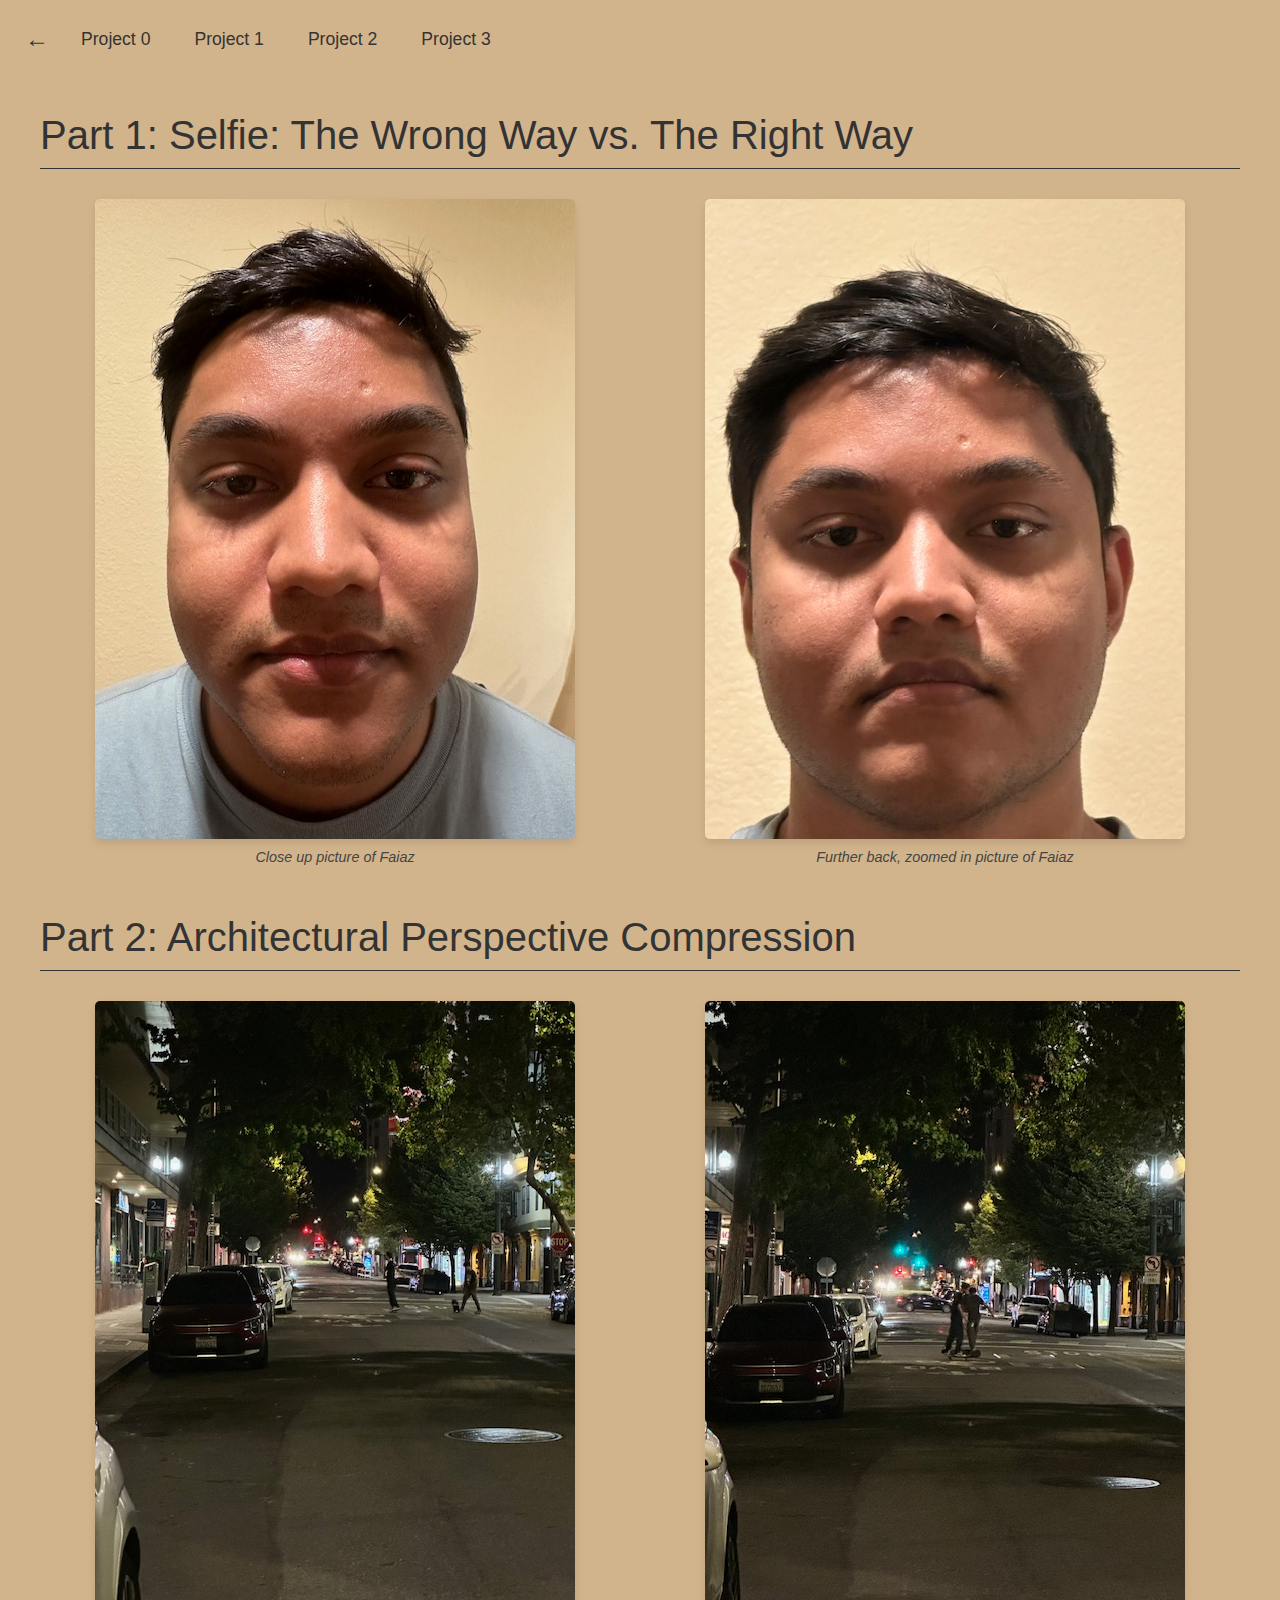
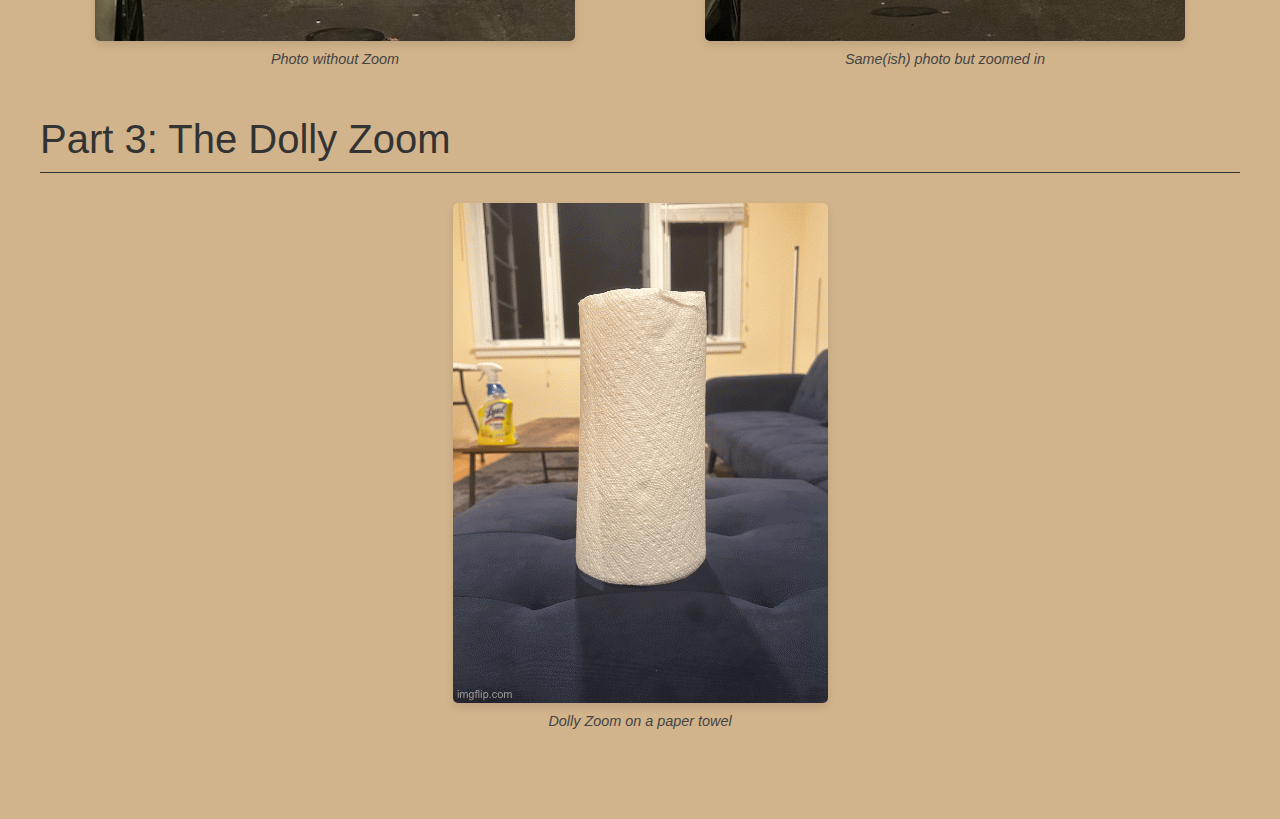
<file: Project 0/index.html>
<!DOCTYPE html>
<html lang="en">
<head>
    <meta charset="UTF-8">
    <meta name="viewport" content="width=device-width, initial-scale=1.0">
    <title>Project 0</title>
    <link rel="stylesheet" href="../style.css">
</head>
<body>

    <nav>
        <ul>
            <li><a href="../index.html" class="back-arrow">&larr;</a></li>
            <li><a href="index.html" class="project-link">Project 0</a></li>
            <li><a href="../Project 1/index.html" class="project-link">Project 1</a></li>
            <li><a href="../Project 2/index.html" class="project-link">Project 2</a></li>
            <li><a href="../Project 3/index.html" class="project-link">Project 3</a></li>
        </ul>
    </nav>

    <main class="project-content">
        <section id="part-a">
            <h2>Part 1: Selfie: The Wrong Way vs. The Right Way</h2>
            <div class="image-container">
                <figure>
                    <img src="images/faiaz1.jpeg" alt="First image of Faiaz">
                    <figcaption><em>Close up picture of Faiaz</em></figcaption>
                </figure>
                <figure>
                    <img src="images/faiaz2.jpeg" alt="Second image of Faiaz">
                    <figcaption><em>Further back, zoomed in picture of Faiaz</em></figcaption>
                </figure>
            </div>
        </section>

        <section id="part-b">
            <h2>Part 2: Architectural Perspective Compression</h2>
            <div class="image-container">
                <figure>
                    <img src="images/normal.jpeg" alt="Normal view">
                    <figcaption><em>Photo without Zoom</em></figcaption>
                </figure>
                <figure>
                    <img src="images/zoomedin.jpeg" alt="Zoomed in view">
                    <figcaption><em>Same(ish) photo but zoomed in</em></figcaption>
                </figure>
            </div>
        </section>

        <section id="part-c">
            <h2>Part 3: The Dolly Zoom</h2>
            <div class="image-container">
                <figure>
                    <img src="images/dolly.gif" alt="Dolly zoom effect gif">
                    <figcaption><em>Dolly Zoom on a paper towel</em></figcaption>
                </figure>
            </div>
        </section>
    </main>

</body>
</html>
</file>
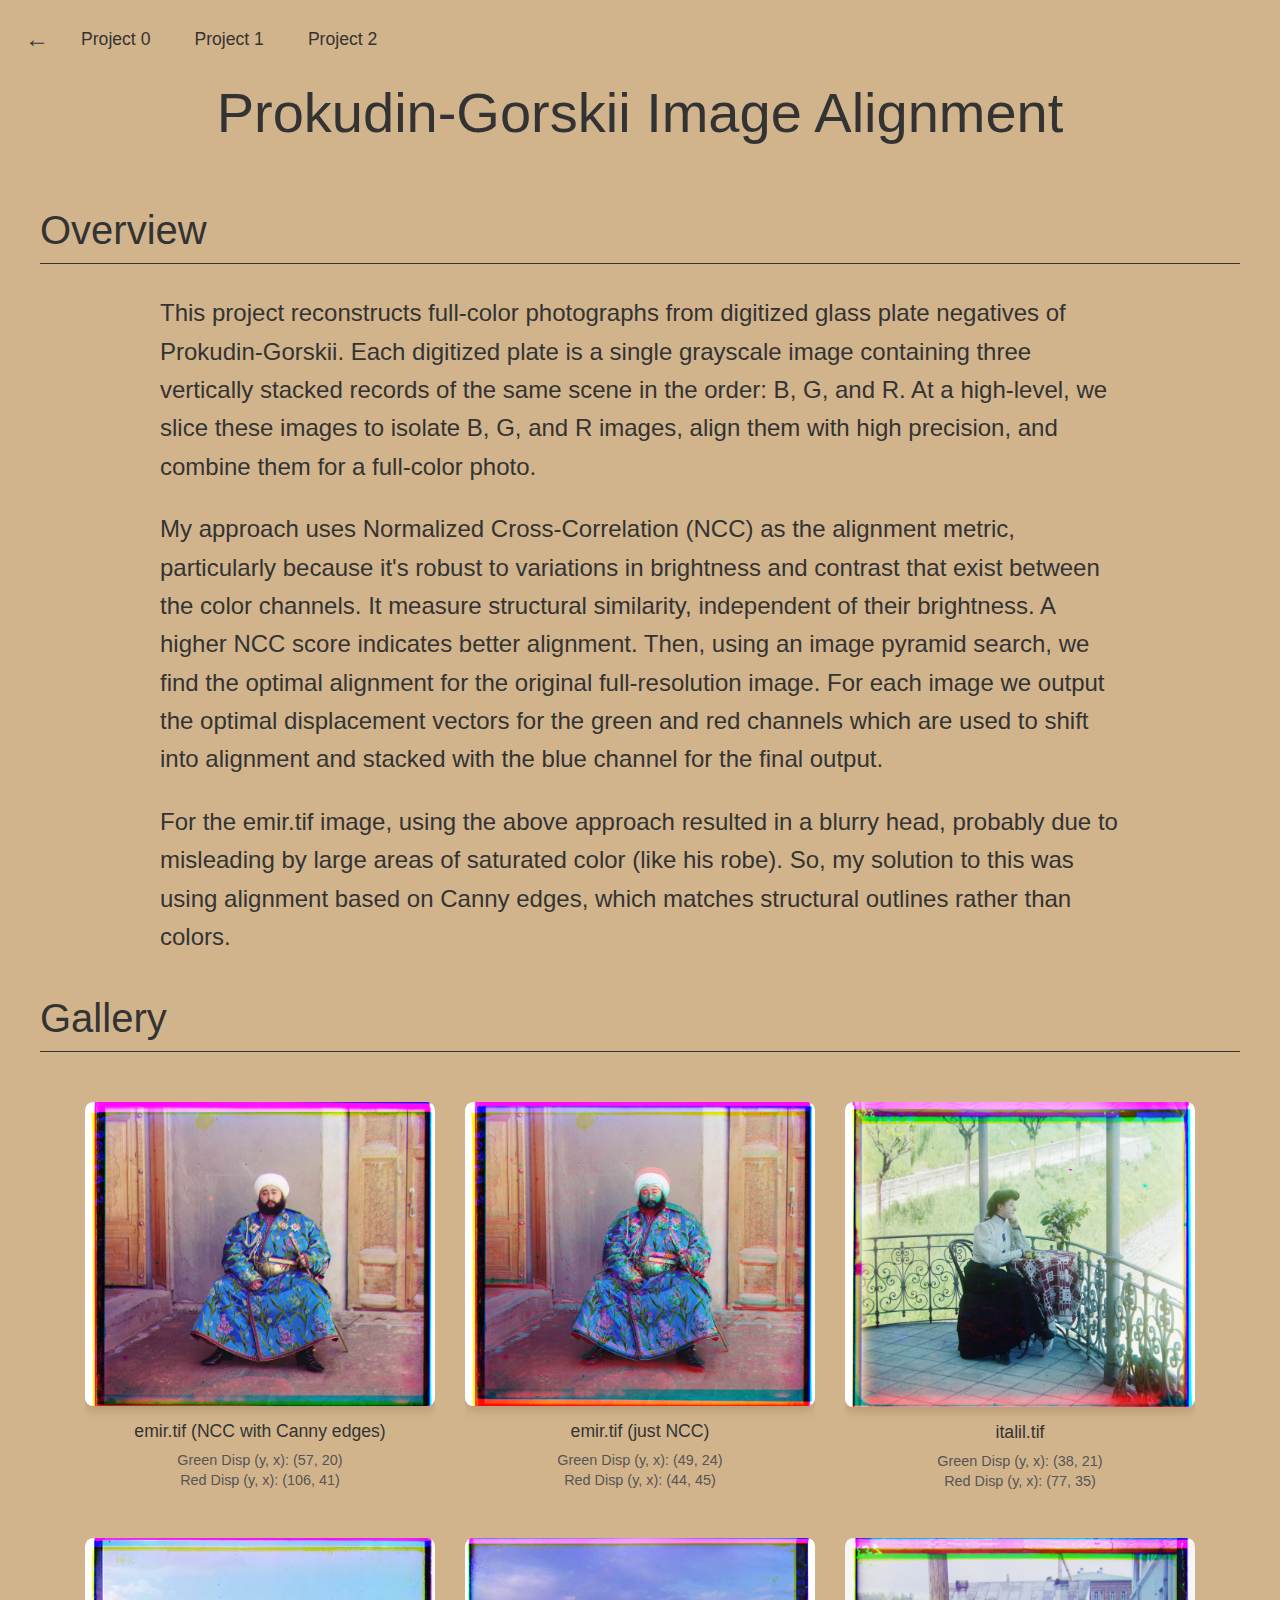
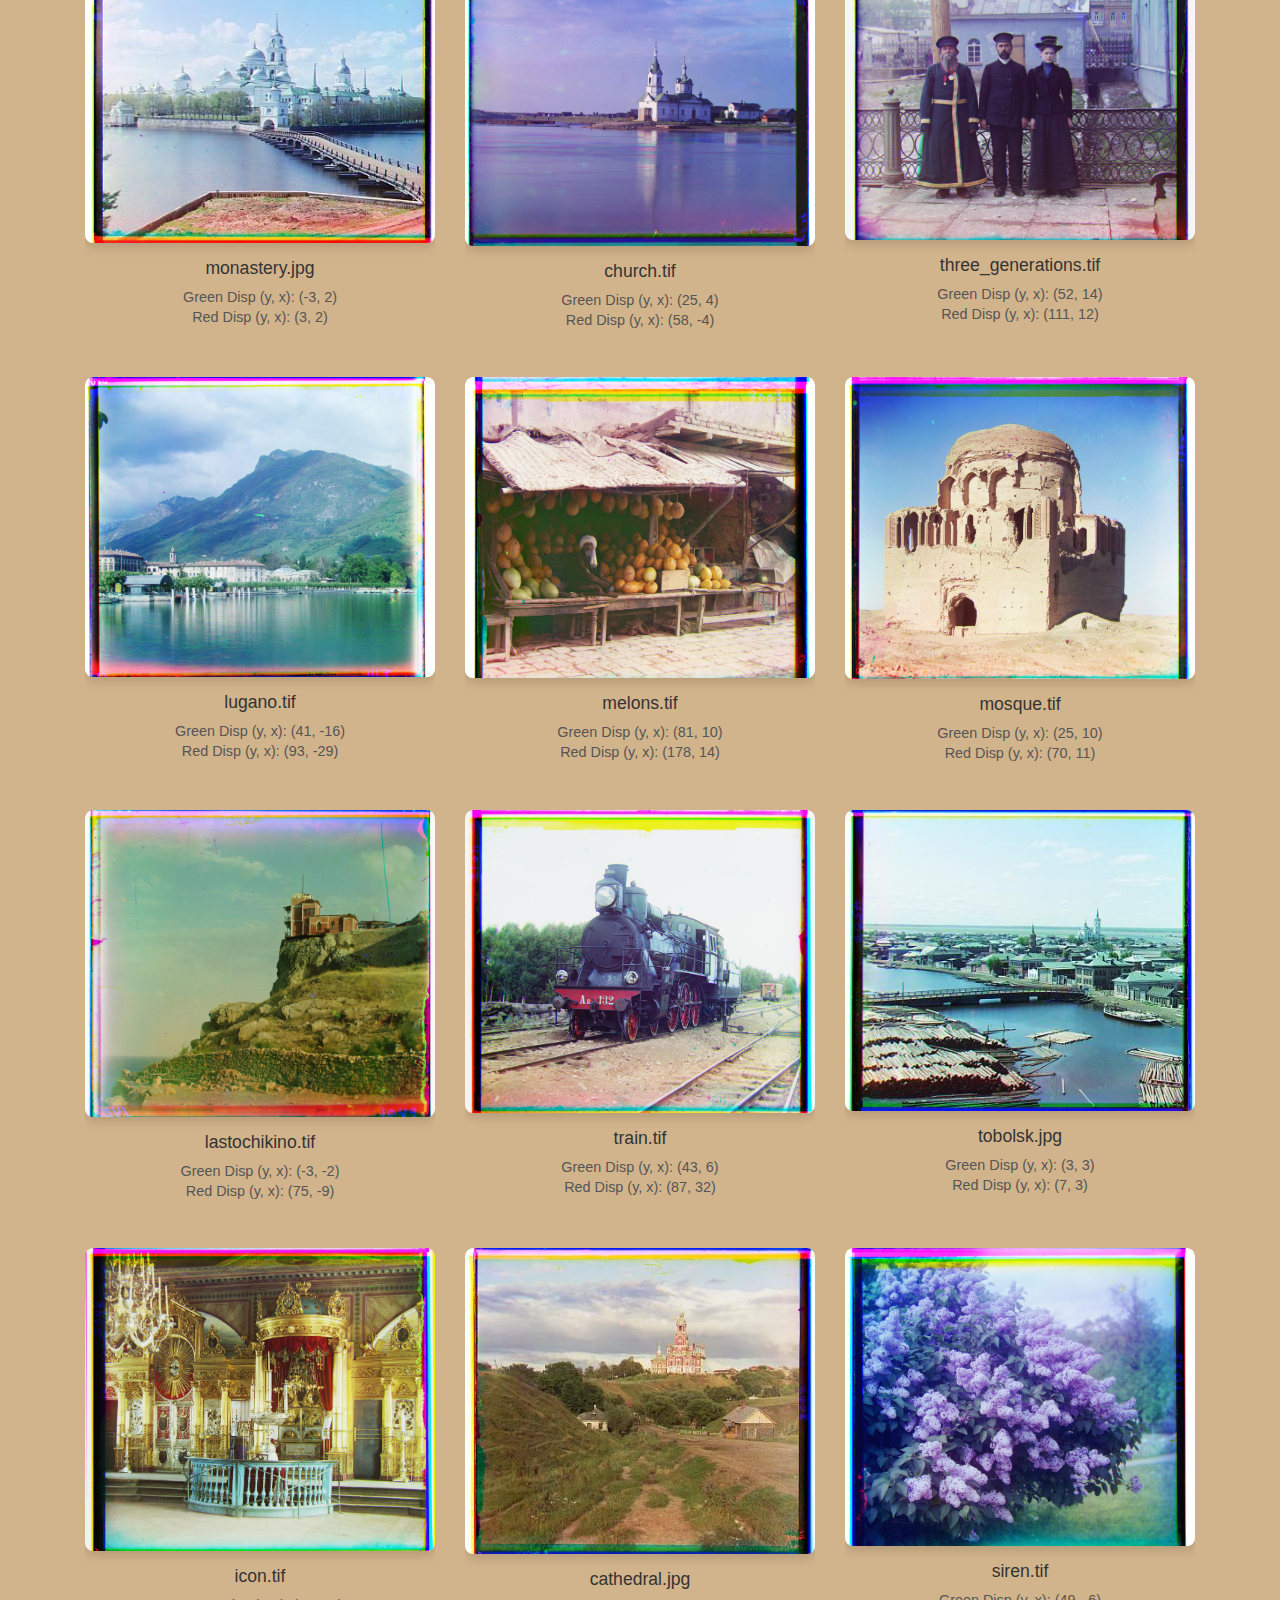
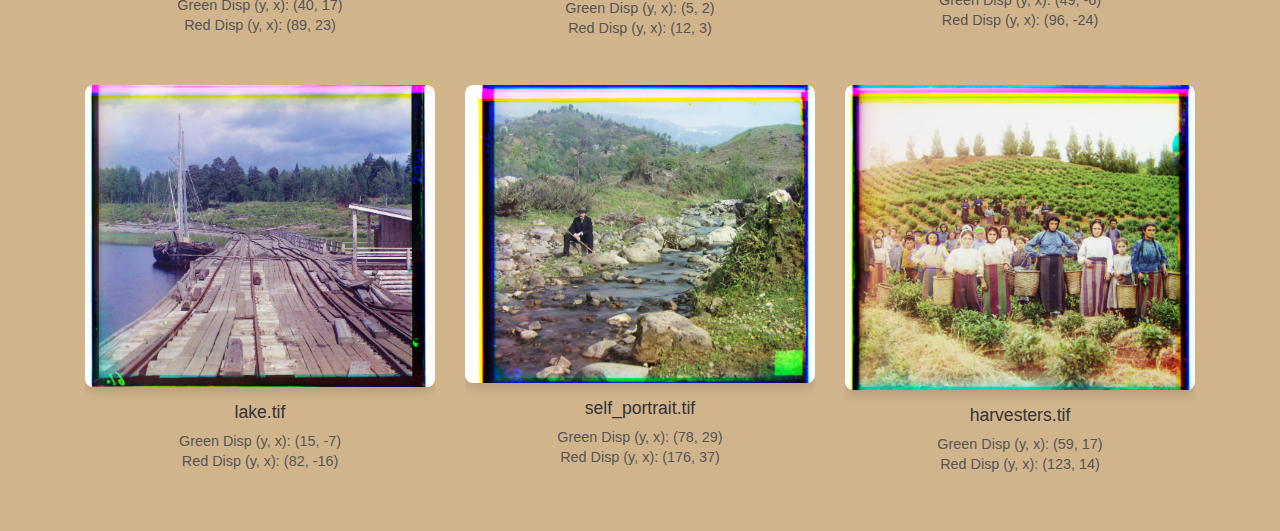
<file: Project 1/index.html>
<!DOCTYPE html>
<html lang="en">
<head>
    <meta charset="UTF-8">
    <meta name="viewport" content="width=device-width, initial-scale=1.0">
    <title>Project 1 - Prokudin-Gorskii Image Alignment</title>
    <link rel="stylesheet" href="../style.css">
    <link rel="stylesheet" href="style.css">
</head>
<body>

    <nav>
        <ul>
            <li><a href="../index.html" class="back-arrow">&larr;</a></li>
            <li><a href="../Project 0/index.html" class="project-link">Project 0</a></li>
            <li><a href="index.html" class="project-link active">Project 1</a></li>
            <li><a href="../Project 2/index.html" class="project-link">Project 2</a></li>
        </ul>
    </nav>

    <div class="main-container" style="padding-top: 80px; padding-bottom: 10px;">
        <h1 style="font-size: 3.5rem;">Prokudin-Gorskii Image Alignment</h1>
    </div>

    <div class="project-content" style="padding-top: 20px;">
        <h2>Overview</h2>
        <div style="max-width: 960px; margin: 0 auto 40px auto; text-align: left; line-height: 1.6;">
            <p>
                This project reconstructs full-color photographs from digitized glass plate negatives of Prokudin-Gorskii. Each digitized plate is a single grayscale image containing three vertically stacked records of the same scene in the order: B, G, and R. At a high-level, we slice these images to isolate B, G, and R images, align them with high precision, and combine them for a full-color photo.
            </p>
            <p>
                My approach uses Normalized Cross-Correlation (NCC) as the alignment metric, particularly because it's robust to variations in brightness and contrast that exist between the color channels. It measure structural similarity, independent of their brightness. A higher NCC score indicates better alignment. Then, using an image pyramid search, we find the optimal alignment for the original full-resolution image. For each image we output the optimal displacement vectors for the green and red channels which are used to shift into alignment and stacked with the blue channel for the final output.
            </p>
            <p>
                For the emir.tif image, using the above approach resulted in a blurry head, probably due to misleading by large areas of saturated color (like his robe). So, my solution to this was using alignment based on Canny edges, which matches structural outlines rather than colors.
            </p>
        </div>

        <h2>Gallery</h2>
        <div class="results-grid" id="results-grid">
        </div>
    </div>

    <script src="results.js"></script>
    <script>
        document.addEventListener('DOMContentLoaded', () => {
            const resultsGrid = document.getElementById('results-grid');
            let cardsHtml = '';
            
            const emirWithCannyKey = 'emir.jpg';
            const emirWithoutCannyKey = 'emir_copy.jpg';

            if (resultsData[emirWithCannyKey]) {
                const result = resultsData[emirWithCannyKey];
                const imagePath = `output_images/${emirWithCannyKey}`;
                cardsHtml += `
                    <div class="result-card">
                        <img src="${imagePath}" alt="Aligned image of Emir with Canny edges">
                        <div class="result-card-info">
                            <h3>emir.tif (NCC with Canny edges)</h3>
                            <p><span class="label">Green Disp (y, x):</span> (${result.g_disp[0]}, ${result.g_disp[1]})</p>
                            <p><span class="label">Red Disp (y, x):</span> (${result.r_disp[0]}, ${result.r_disp[1]})</p>
                        </div>
                    </div>`;
            }

            if (resultsData[emirWithoutCannyKey]) {
                const result = resultsData[emirWithoutCannyKey];
                const imagePath = `output_images/${emirWithoutCannyKey}`;
                cardsHtml += `
                    <div class="result-card">
                        <img src="${imagePath}" alt="Aligned image of Emir without Canny edges">
                        <div class="result-card-info">
                            <h3>emir.tif (just NCC)</h3>
                            <p><span class="label">Green Disp (y, x):</span> (${result.g_disp[0]}, ${result.g_disp[1]})</p>
                            <p><span class="label">Red Disp (y, x):</span> (${result.r_disp[0]}, ${result.r_disp[1]})</p>
                        </div>
                    </div>`;
            }

            for (const filename in resultsData) {
                if (filename === emirWithCannyKey || filename === emirWithoutCannyKey) {
                    continue;
                }

                const result = resultsData[filename];
                const originalName = result.original_name;
                const gDisp = result.g_disp; 
                const rDisp = result.r_disp;
                const imagePath = `output_images/${filename}`;

                cardsHtml += `
                    <div class="result-card">
                        <img src="${imagePath}" alt="Aligned image of ${originalName}">
                        <div class="result-card-info">
                            <h3>${originalName}</h3>
                            <p><span class="label">Green Disp (y, x):</span> (${gDisp[0]}, ${gDisp[1]})</p>
                            <p><span class="label">Red Disp (y, x):</span> (${rDisp[0]}, ${rDisp[1]})</p>
                        </div>
                    </div>`;
            }
            resultsGrid.innerHTML = cardsHtml;
        });
    </script>

</body>
</html>
</file>
<file: style.css>
body {
    margin: 0;
    font-family: 'Helvetica Neue', Arial, sans-serif;
    background-color: #D2B48C;
    color: #333;
}

body.home-page {
    display: flex;
    justify-content: center;
    align-items: center;
    min-height: 100vh;
}

nav {
    position: absolute;
    top: 25px;
    left: 25px;
}

nav ul {
    list-style-type: none;
    margin: 0;
    padding: 0;
    display: flex;
    align-items: center;
    gap: 20px;
}

nav a {
    text-decoration: none;
    color: #333;
    font-size: 1.1rem;
    font-weight: 400;
    transition: color 0.2s ease-in-out, background-color 0.2s ease-in-out;
}

.back-arrow {
    font-size: 1.5rem;
}

.back-arrow:hover {
    text-decoration: underline;
}

.project-link {
    padding: 5px 12px;
    border-radius: 5px;
}

.project-link:hover {
    background-color: #556B2F;
    color: #FDFBF5;
}

.main-container {
    text-align: center;
}

h1 {
    font-size: 6rem;
    margin: 0;
    font-weight: 300;
}

p {
    font-size: 1.5rem;
    margin-top: 5px;
    font-weight: 400;
}

.project-content {
    max-width: 1200px;
    margin: 0 auto;
    padding: 80px 40px 40px 40px;
}

.project-content h2 {
    font-size: 2.5rem;
    font-weight: 300;
    border-bottom: 1px solid #333;
    padding-bottom: 10px;
    margin-bottom: 30px;
}

.image-container {
    display: flex;
    justify-content: center;
    gap: 20px;
    flex-wrap: wrap;
    margin-bottom: 50px;
    align-items: flex-start;
}

figure {
    margin: 0;
    text-align: center;
    flex: 1;
    min-width: 300px;
    display: flex;
    flex-direction: column;
    align-items: center;
}

figure img, figure video {
    max-width: 100%;
    height: auto;
    display: block;
    border-radius: 5px;
    box-shadow: 0 4px 8px rgba(0,0,0,0.1);
}

figcaption {
    margin-top: 10px;
    font-size: 0.9rem;
    color: #444;
}
</file>
<file: Project 1/style.css>
.results-grid {
    display: flex;
    flex-wrap: wrap;
    gap: 30px;
    justify-content: center;
    padding-top: 20px;
}

.result-card {
    flex: 1;
    min-width: 300px;
    max-width: 350px;
    background-color: transparent;
    border-radius: 8px;
    box-shadow: none;
    overflow: hidden;
    display: flex;
    flex-direction: column;
}

.result-card img {
    width: 100%;
    height: auto;
    display: block;
    border-radius: 8px;
    box-shadow: 0 4px 12px rgba(0,0,0,0.15);
}

.result-card-info {
    padding: 15px;
    text-align: center;
}

.result-card h3 {
    margin: 0 0 10px 0;
    font-size: 1.1rem;
    color: #333;
    font-weight: 400;
}

.result-card p {
    margin: 4px 0;
    font-size: 0.9rem;
    color: #555;
}

.label {
    font-weight: 500;
}
</file>
